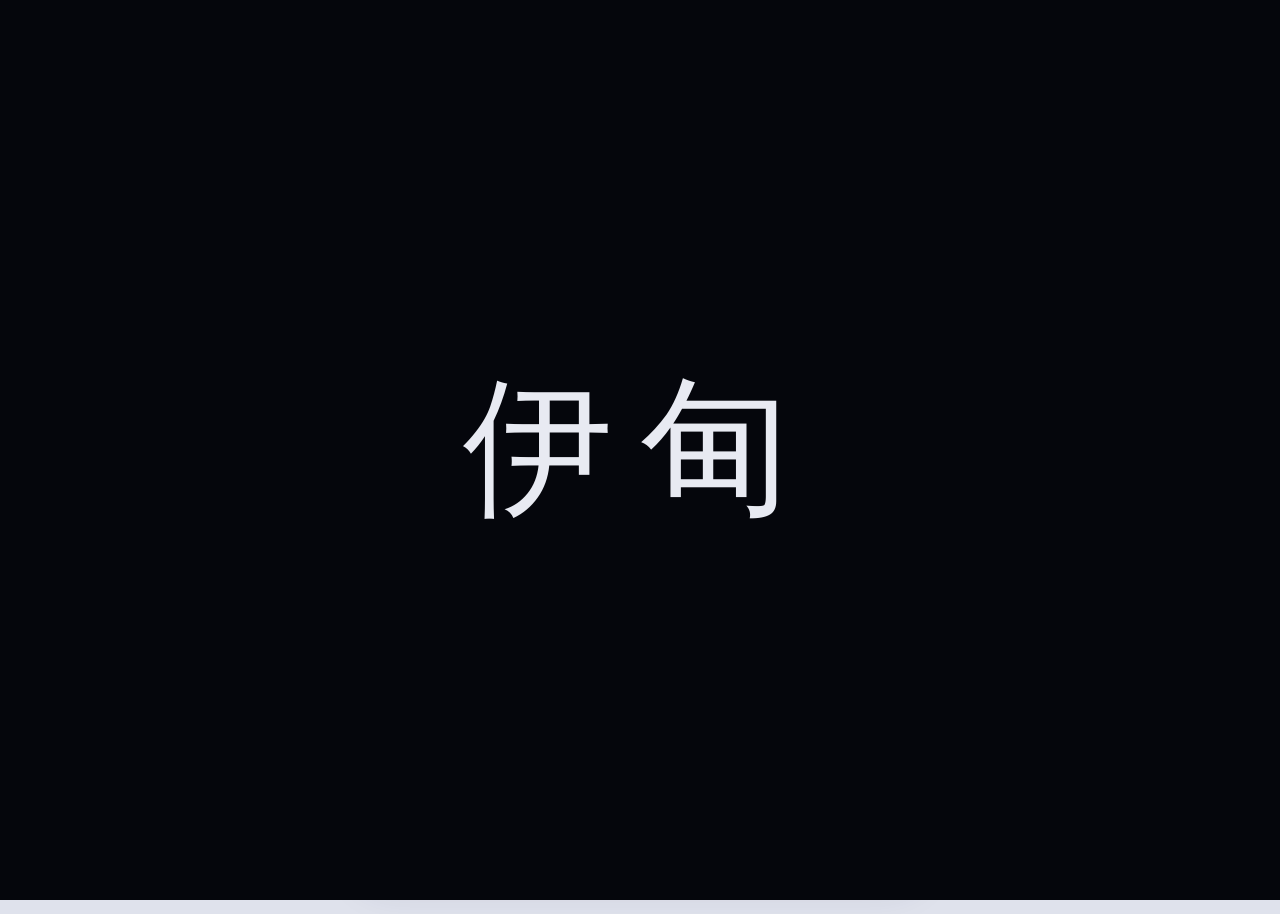
<file: index.html>
<!doctype html>
<html lang="zh-CN">
<head>
<meta charset="utf-8">
<meta name="viewport" content="width=device-width, initial-scale=1, viewport-fit=cover">
<title>EDEN</title>
<meta name="theme-color" content="#e8eaf2">
<link rel="manifest" href="manifest.webmanifest">
<link rel="icon" href="icon.svg" type="image/svg+xml">
<link rel="stylesheet" href="style.css">
</head>
<body>
<div id="app">
  <section class="status-card" id="statuscard">
    <div class="viewport" id="viewport">
      <img id="vpimg" src="space.svg" alt="外部视野">
      <div class="status-title" id="vptitle">太空舱 · 外部视野</div>
    </div>
  </section>

  <nav class="tabbar" id="tabbar">
    <div class="tabtools">
      <a class="tbtn" href="dev.html" title="编辑页">✎</a>
      <button class="tbtn" id="tabreset" title="重新开始">∞</button>
      <button class="tbtn" id="tabfx" title="输出方式">▸▸</button>
    </div>
    <div id="fxpanel" hidden>
      <div class="fx-row"><span>输出方式</span>
        <div class="seg" id="fxmode">
          <button data-v="none">全出</button>
          <button data-v="line">逐行</button>
          <button data-v="char">逐字</button>
        </div>
      </div>
      <div class="fx-row"><span>速度</span>
        <div class="seg" id="fxspeed">
          <button data-v="slow">慢</button>
          <button data-v="mid">中</button>
          <button data-v="fast">快</button>
        </div>
      </div>
      <div class="fx-tip">逐字=一个字一个字出。打字途中点一下屏幕，立刻全部显示完。</div>
    </div>
  </nav>

  <main id="view"></main>
</div>

<!-- 黑场大字卡：开场「伊甸」与进入切片世界共用。字直接蹦出（不缩放不淡入），停两秒再渐隐 -->
<div id="intro" hidden>
  <div class="ititle">伊甸</div>
</div>

<!-- 复诵档案：姓名 / 性别 / 年龄（只有年龄要求数字，年龄参与余额计算） -->
<div id="ask" hidden>
  <div class="cu">
    <div class="cu-k">伊甸 · 复诵</div>
    <h2>请向我复诵您的<br>姓名、性别、年龄。</h2>
    <p class="cu-note">——其中只有年龄要求是数字，它会进入之后的折算。</p>
    <input id="aname" maxlength="12" placeholder="姓名（留空 = 填编号）" autocomplete="off">
    <input id="asex" maxlength="6" placeholder="性别" autocomplete="off">
    <input id="aage" inputmode="numeric" placeholder="年龄（数字）" autocomplete="off">
    <div id="aerr"></div>
    <button class="btn" id="aok">复 诵</button>
  </div>
</div>

<div id="pinbanner">
  <div class="pb">
    <img id="pbimg" src="space.svg" alt="">
    <div class="pb-bar">
      <span class="pb-brand">EDEN / <span id="podnum">000</span></span>
      <span class="pb-status" id="pincabin">正常运行</span>
      <button id="pinreset" title="重新开始">∞</button>
    </div>
  </div>
</div>

<script src="data.js"></script>
<script src="app.js"></script>
</body>
</html>
</file>
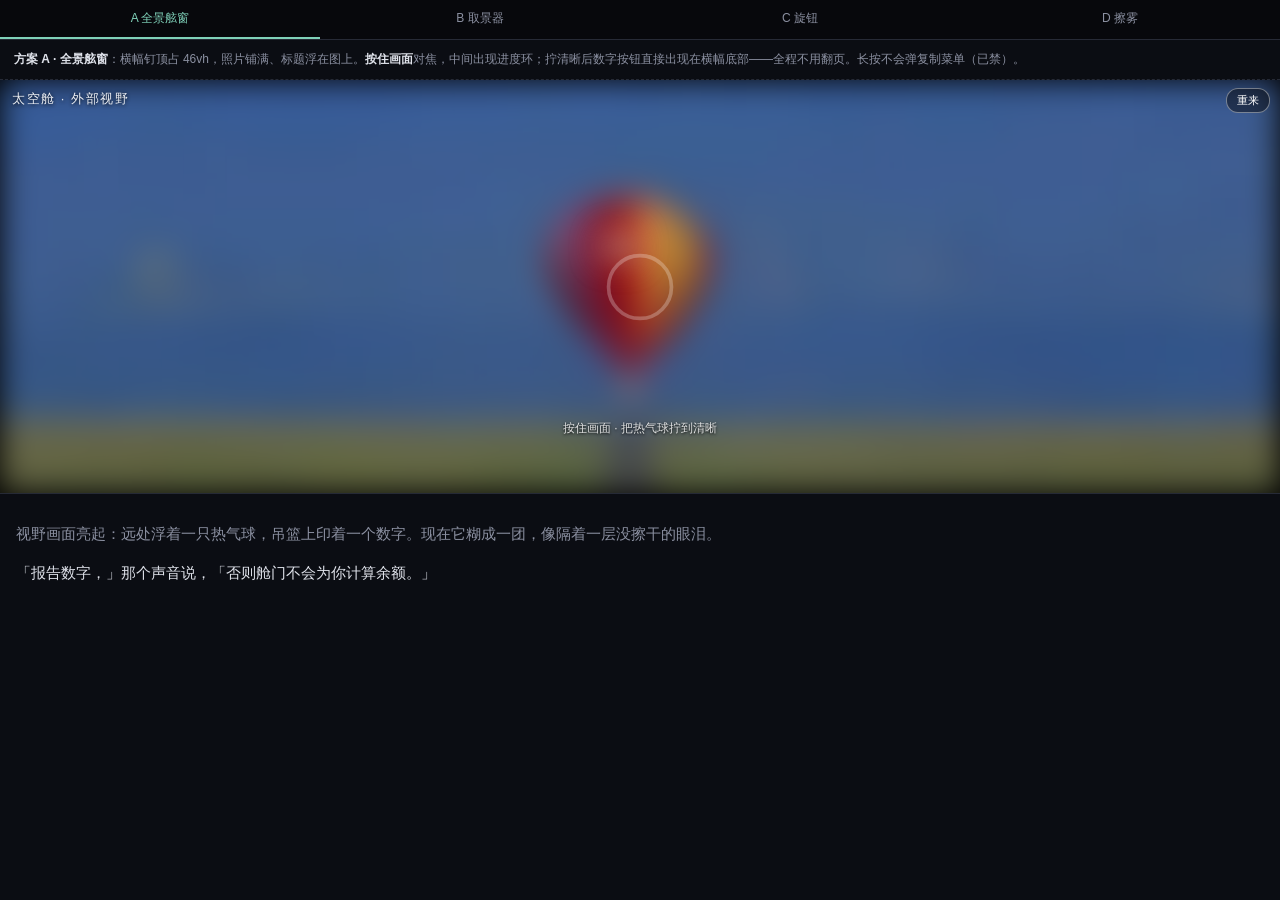
<file: banner-ideas.html>
<!DOCTYPE html>
<html lang="zh-CN">
<head>
<meta charset="UTF-8">
<meta name="viewport" content="width=device-width, initial-scale=1, user-scalable=no">
<title>Eden · 横幅互动区方案预览</title>
<style>
  :root { --bg:#0b0d13; --card:#14171f; --txt:#dfe2ea; --dim:#8b90a1; --accent:#7fd1b9; --line:#262a36; }
  * { box-sizing: border-box; margin: 0; padding: 0; }
  html, body { background: var(--bg); color: var(--txt); font-family: -apple-system, "PingFang SC", "Microsoft YaHei", sans-serif; }
  body { -webkit-user-select: none; user-select: none; -webkit-touch-callout: none; }
  img { -webkit-user-drag: none; }
  /* 顶部方案切换 */
  #tabs { position: sticky; top: 0; z-index: 50; display: flex; background: #07080c; border-bottom: 1px solid var(--line); }
  #tabs button { flex: 1; padding: 10px 2px; font-size: 12px; background: none; border: none; color: var(--dim); border-bottom: 2px solid transparent; }
  #tabs button.on { color: var(--accent); border-bottom-color: var(--accent); }
  .plan { display: none; }
  .plan.on { display: block; }
  .note { font-size: 12px; color: var(--dim); padding: 10px 14px; line-height: 1.6; border-bottom: 1px dashed var(--line); }
  .note b { color: var(--txt); }
  /* 横幅通用：钉在顶上，恒定占屏，图片铺满，标题浮图 */
  .banner { position: sticky; top: 37px; z-index: 40; height: var(--bh, 46vh); background: #000; overflow: hidden; border-bottom: 1px solid var(--line); touch-action: none; }
  .banner .pic { position: absolute; inset: 0; width: 100%; height: 100%; object-fit: cover; }
  .banner .cap { position: absolute; top: 10px; left: 12px; font-size: 13px; letter-spacing: .12em; color: #fff; text-shadow: 0 1px 4px #000; opacity: .9; z-index: 3; }
  .banner .num { position: absolute; z-index: 3; font-weight: 800; color: #fff; text-shadow: 0 2px 6px rgba(0,0,0,.8); }
  .story { padding: 16px 16px 60px; font-size: 15px; line-height: 1.9; }
  .story p { margin: 10px 0; }
  .story .sys { color: var(--dim); }
  /* 横幅内的数字答案按钮 */
  .bbtns { position: absolute; left: 0; right: 0; bottom: 10px; display: flex; gap: 10px; justify-content: center; z-index: 4; }
  .bbtns button { min-width: 64px; padding: 10px 14px; border-radius: 22px; border: 1px solid rgba(255,255,255,.5); background: rgba(10,12,18,.55); color: #fff; font-size: 16px; font-weight: 700; backdrop-filter: blur(4px); }
  .bbtns button.pick { background: var(--accent); color: #06281d; border-color: var(--accent); }
  .hintline { position: absolute; bottom: 56px; left: 0; right: 0; text-align: center; font-size: 12px; color: rgba(255,255,255,.85); text-shadow: 0 1px 3px #000; z-index: 4; }
  /* A 舷窗：进度环 */
  #a-ring { position: absolute; inset: 0; margin: auto; width: 74px; height: 74px; z-index: 5; pointer-events: none; }
  #a-ring circle { fill: none; stroke-width: 4; }
  /* B 取景器：HUD */
  .hud { position: absolute; inset: 12px; border: 1px solid rgba(127,209,185,.5); z-index: 3; pointer-events: none; }
  .hud::before, .hud::after { content: ""; position: absolute; width: 18px; height: 18px; border-color: var(--accent); border-style: solid; }
  .hud::before { top: -1px; left: -1px; border-width: 2px 0 0 2px; }
  .hud::after { bottom: -1px; right: -1px; border-width: 2px 0 2px 0; }
  .pct { position: absolute; top: 10px; right: 12px; z-index: 4; font-size: 13px; color: var(--accent); letter-spacing: .1em; }
  .dragbar { position: absolute; left: 12px; right: 12px; bottom: 64px; height: 34px; border-radius: 17px; background: rgba(10,12,18,.6); border: 1px solid rgba(255,255,255,.35); z-index: 5; }
  .dragbar .knob { position: absolute; top: 3px; left: 3px; width: 60px; height: 26px; border-radius: 13px; background: var(--accent); color: #06281d; font-size: 12px; font-weight: 700; display: flex; align-items: center; justify-content: center; }
  .greenzone { position: absolute; top: 0; bottom: 0; left: 62%; width: 14%; background: rgba(127,209,185,.25); border-radius: 8px; }
  /* D 擦雾 */
  canvas.fog { position: absolute; inset: 0; z-index: 2; }
  .reset { position: absolute; top: 8px; right: 10px; z-index: 6; font-size: 11px; padding: 4px 10px; border-radius: 12px; border: 1px solid rgba(255,255,255,.4); background: rgba(10,12,18,.5); color: #fff; }
</style>
</head>
<body>
<div id="tabs">
  <button class="on" data-p="pA">A 全景舷窗</button>
  <button data-p="pB">B 取景器</button>
  <button data-p="pC">C 旋钮</button>
  <button data-p="pD">D 擦雾</button>
</div>

<!-- ============ A 全景舷窗 ============ -->
<section class="plan on" id="pA">
  <div class="note"><b>方案 A · 全景舷窗</b>：横幅钉顶占 46vh，照片铺满、标题浮在图上。<b>按住画面</b>对焦，中间出现进度环；拧清晰后数字按钮直接出现在横幅底部——全程不用翻页。长按不会弹复制菜单（已禁）。</div>
  <div class="banner" style="--bh:46vh">
    <img class="pic" src="[data-uri]" alt="">
    <div class="cap">太空舱 · 外部视野</div>
    <div class="num" style="left:47%;top:36%;font-size:30px;filter:inherit" id="a-num">42</div>
    <svg id="a-ring" viewBox="0 0 80 80"><circle cx="40" cy="40" r="34" stroke="rgba(255,255,255,.25)"/><circle id="a-arc" cx="40" cy="40" r="34" stroke="#7fd1b9" stroke-dasharray="0 999" transform="rotate(-90 40 40)"/></svg>
    <div class="hintline" id="a-hint">按住画面 · 把热气球拧到清晰</div>
    <div class="bbtns" id="a-btns" style="display:none"></div>
    <button class="reset" onclick="resetAll()">重来</button>
  </div>
  <div class="story"><p class="sys">视野画面亮起：远处浮着一只热气球，吊篮上印着一个数字。现在它糊成一团，像隔着一层没擦干的眼泪。</p><p>「报告数字，」那个声音说，「否则舱门不会为你计算余额。」</p></div>
</section>

<!-- ============ B 取景器 ============ -->
<section class="plan" id="pB">
  <div class="note"><b>方案 B · 取景器</b>：横幅占 52vh，HUD 取景框＋右上角<b>实时清晰度百分比</b>。对焦不用长按——<b>左右拖底部滑杆</b>，把滑块拖进绿区就清晰（彻底避开长按复制）。</div>
  <div class="banner" style="--bh:52vh">
    <img class="pic" id="b-pic" src="[data-uri]" alt="" style="filter:blur(14px)">
    <div class="hud"></div>
    <div class="pct" id="b-pct">清晰度 0%</div>
    <div class="cap">太空舱 · 外部视野</div>
    <div class="num" style="left:47%;top:36%;font-size:30px" id="b-num">42</div>
    <div class="dragbar" id="b-bar"><div class="greenzone"></div><div class="knob" id="b-knob">对焦</div></div>
    <div class="bbtns" id="b-btns" style="display:none"></div>
    <button class="reset" onclick="resetAll()">重来</button>
  </div>
  <div class="story"><p class="sys">拖动下方的对焦滑杆——画面会实时变焦，松手停在绿区即可。</p></div>
</section>

<!-- ============ C 旋钮 ============ -->
<section class="plan" id="pC">
  <div class="note"><b>方案 C · 旋钮</b>：横幅占 42vh，画面在上方，下方一条<b>横向旋钮带</b>——在带上左右滑动像拧相机对焦环，滑到焦点数字才显形。互动区与画面各占各的，永不重叠。</div>
  <div class="banner" style="--bh:56vh">
    <img class="pic" id="c-pic" src="[data-uri]" alt="" style="filter:blur(14px);height:70%">
    <div class="cap">太空舱 · 外部视野</div>
    <div class="num" style="left:47%;top:24%;font-size:30px" id="c-num">42</div>
    <div class="dragbar" id="c-bar" style="bottom:14px;left:24px;right:24px;height:44px"><div class="greenzone" style="left:40%;width:22%"></div><div class="knob" id="c-knob" style="width:72px;height:36px;border-radius:10px">◀ 拧 ▶</div></div>
    <div class="hintline" id="c-hint" style="bottom:64px">在旋钮带上左右滑动</div>
    <div class="bbtns" id="c-btns" style="display:none"></div>
    <button class="reset" onclick="resetAll()">重来</button>
  </div>
  <div class="story"><p class="sys">旋钮带就是舱壁上的老式对焦轮。数字只有对上焦才看得见。</p></div>
</section>

<!-- ============ D 擦雾 ============ -->
<section class="plan" id="pD">
  <div class="note"><b>方案 D · 擦雾</b>：横幅占 50vh，玻璃上蒙着一层雾（贴合"没擦干的眼泪"文案）。<b>手指当抹布在图上擦</b>，擦到哪清到哪，擦开面积过半后数字按钮浮现。最有"动手"感，成本也最高（canvas）。</div>
  <div class="banner" style="--bh:50vh">
    <img class="pic" src="[data-uri]" alt="">
    <div class="cap">太空舱 · 外部视野</div>
    <div class="num" style="left:47%;top:36%;font-size:30px">42</div>
    <canvas class="fog" id="d-fog"></canvas>
    <div class="hintline" id="d-hint" style="bottom:12px">用手指擦开玻璃上的雾</div>
    <div class="bbtns" id="d-btns" style="display:none"></div>
    <button class="reset" onclick="resetAll()">重来</button>
  </div>
  <div class="story"><p class="sys">眼泪糊住了舷窗。擦一擦吧——反正也没有人递纸巾。</p></div>
</section>

<script>
var NUMS = [42, 17, 63];
function pickBtns(box, cb) {
  box.innerHTML = ''; box.style.display = 'flex';
  var shuffled = NUMS.slice().sort(function () { return Math.random() - .5; });
  shuffled.forEach(function (n) {
    var b = document.createElement('button');
    b.textContent = n;
    b.onclick = function () { box.innerHTML = ''; var t = document.createElement('span'); t.style.cssText = 'color:#7fd1b9;font-size:14px'; t.textContent = '你报的是 ' + n + ' ——（演示到此，正式版这里会跳转剧情）'; box.appendChild(t); };
    box.appendChild(b);
  });
}
/* 禁长按菜单 */
document.addEventListener('contextmenu', function (e) { e.preventDefault(); });

/* 页签切换 */
var tabs = document.querySelectorAll('#tabs button');
Array.prototype.forEach.call(tabs, function (t) {
  t.onclick = function () {
    Array.prototype.forEach.call(tabs, function (x) { x.classList.remove('on'); });
    t.classList.add('on');
    Array.prototype.forEach.call(document.querySelectorAll('.plan'), function (p) { p.classList.remove('on'); });
    document.getElementById(t.getAttribute('data-p')).classList.add('on');
    if (t.getAttribute('data-p') === 'pD') initD();
  };
});

/* ---- A：按住 + 进度环 ---- */
(function () {
  var bn = document.querySelector('#pA .banner'), pic = bn.querySelector('.pic'), num = document.getElementById('a-num');
  var arc = document.getElementById('a-arc'), hint = document.getElementById('a-hint'), btns = document.getElementById('a-btns');
  var blur = 16, timer = null;
  function set(v) { pic.style.filter = 'blur(' + v + 'px)'; num.style.filter = 'blur(' + v + 'px)'; arc.setAttribute('stroke-dasharray', (1 - v / 16) * 214 + ' 999'); }
  set(blur);
  bn.addEventListener('pointerdown', function (e) {
    if (e.target.tagName === 'BUTTON') return;
    e.preventDefault();
    timer = setInterval(function () {
      blur -= 1.1;
      if (blur <= 0) { blur = 0; clearInterval(timer); timer = null; set(0); hint.textContent = '看清了。把数字报给伊甸。'; pickBtns(btns); }
      else set(blur);
    }, 60);
  });
  window.addEventListener('pointerup', function () { if (timer) { clearInterval(timer); timer = null; } });
})();

/* ---- 通用：拖动滑条 ---- */
function slider(barId, knobId, onVal, zone) {
  var bar = document.getElementById(barId), knob = document.getElementById(knobId);
  var drag = false;
  function move(e) {
    if (!drag) return;
    var r = bar.getBoundingClientRect();
    var x = Math.max(0, Math.min(1, (e.clientX - r.left - 30) / (r.width - 70)));
    knob.style.left = (3 + x * (r.width - 66)) + 'px';
    onVal(x);
  }
  bar.addEventListener('pointerdown', function (e) { drag = true; bar.setPointerCapture(e.pointerId); move(e); });
  bar.addEventListener('pointermove', move);
  bar.addEventListener('pointerup', function () { drag = false; });
  bar.addEventListener('pointercancel', function () { drag = false; });
}

/* ---- B：滑杆对焦 + 百分比 ---- */
(function () {
  var pic = document.getElementById('b-pic'), num = document.getElementById('b-num'), pct = document.getElementById('b-pct'), btns = document.getElementById('b-btns');
  var done = false;
  slider('b-bar', 'b-knob', function (x) {
    var sharp = 1 - Math.abs(x - 0.69) / 0.69;          /* 绿区中心=最佳 */
    var blur = (1 - sharp) * 14;
    pic.style.filter = 'blur(' + blur + 'px)'; num.style.filter = 'blur(' + blur + 'px)';
    pct.textContent = '清晰度 ' + Math.round(sharp * 100) + '%';
    if (sharp > 0.9 && !done) { done = true; pct.textContent = '清晰度 100% · 报数'; pickBtns(btns); }
  });
})();

/* ---- C：旋钮带 ---- */
(function () {
  var pic = document.getElementById('c-pic'), num = document.getElementById('c-num'), btns = document.getElementById('c-btns'), hint = document.getElementById('c-hint');
  var done = false;
  slider('c-bar', 'c-knob', function (x) {
    var sharp = 1 - Math.abs(x - 0.5) / 0.5;
    var blur = (1 - sharp) * 14;
    pic.style.filter = 'blur(' + blur + 'px)'; num.style.opacity = sharp > 0.85 ? 1 : Math.max(0, (sharp - 0.5) * 2);
    if (sharp > 0.9 && !done) { done = true; hint.textContent = '对上焦了。把数字报给伊甸。'; pickBtns(btns); }
  });
})();

/* ---- D：canvas 擦雾 ---- */
var dInit = false;
function initD() {
  if (dInit) return; dInit = true;
  var cv = document.getElementById('d-fog'), btns = document.getElementById('d-btns'), hint = document.getElementById('d-hint');
  var bn = cv.parentNode;
  function size() {
    cv.width = bn.clientWidth; cv.height = bn.clientHeight;
    var c = cv.getContext('2d');
    c.fillStyle = 'rgba(215,220,230,.92)'; c.fillRect(0, 0, cv.width, cv.height);
    c.font = '16px sans-serif'; c.fillStyle = '#5a6072'; c.textAlign = 'center';
    c.fillText('（玻璃上蒙着一层雾）', cv.width / 2, cv.height - 70);
  }
  size();
  var painting = false, cleared = false;
  function wipe(e) {
    if (!painting) return;
    var r = cv.getBoundingClientRect();
    var c = cv.getContext('2d');
    c.globalCompositeOperation = 'destination-out';
    c.beginPath(); c.arc(e.clientX - r.left, e.clientY - r.top, 34, 0, 7); c.fill();
    c.globalCompositeOperation = 'source-over';
    if (!cleared) {
      var img = c.getImageData(0, 0, cv.width, cv.height).data, clear = 0, step = 40;
      for (var i = 3; i < img.length; i += step * 4) if (img[i] < 40) clear++;
      if (clear > (cv.width * cv.height) / (step * 4) * 0.45) { cleared = true; hint.textContent = '擦开了。把数字报给伊甸。'; pickBtns(btns); }
    }
  }
  cv.addEventListener('pointerdown', function (e) { painting = true; wipe(e); });
  cv.addEventListener('pointermove', wipe);
  window.addEventListener('pointerup', function () { painting = false; });
}
function resetAll() { location.reload(); }
</script>
</body>
</html>
</file>
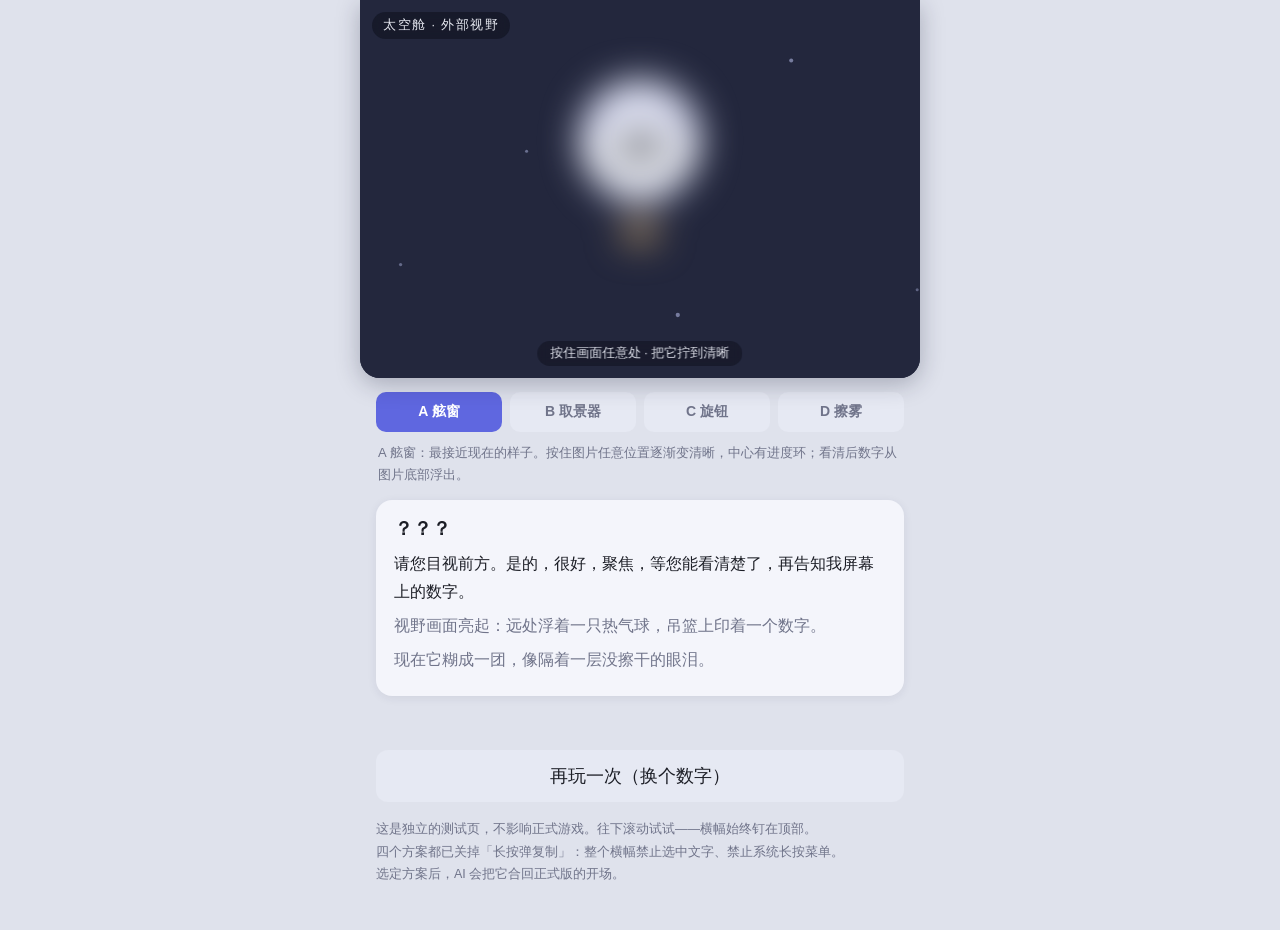
<file: banner-test.html>
<!doctype html>
<html lang="zh-CN">
<head>
<meta charset="utf-8">
<meta name="viewport" content="width=device-width, initial-scale=1, viewport-fit=cover">
<meta name="theme-color" content="#23273d">
<title>EDEN · 横幅互动区测试</title>
<style>
:root{
  --bg:#dfe2ec; --shell:#f4f5fb; --chip:#e6e9f3; --chip-press:#d7dbea;
  --text:#1c1e26; --dim:#70748a; --line:#c3c7da; --accent:#5f67e0; --ok:#3fae6a;
}
*{margin:0;padding:0;box-sizing:border-box}
html,body{height:100%}
body{
  background:var(--bg); color:var(--text);
  font-family:"PingFang SC","Microsoft YaHei","Noto Sans SC",sans-serif;
  -webkit-tap-highlight-color:transparent;
  user-select:none; -webkit-user-select:none; -webkit-touch-callout:none;
}
[hidden]{display:none!important}

/* ===== 顶部横幅：钉在屏幕顶部，恒定占 42% 屏高，图片铺满 ===== */
#stage{
  position:sticky; top:0; z-index:30;
  width:100%; height:clamp(230px,42vh,420px);
  overflow:hidden; background:#23273d;
  touch-action:none; cursor:pointer;
  box-shadow:0 6px 24px rgba(20,24,50,.28);
}
@media (min-width:600px){
  #stage{max-width:560px;margin:0 auto;border-radius:0 0 20px 20px}
}
#sky{position:absolute;inset:0;width:100%;height:100%;object-fit:cover;display:block;pointer-events:none}
/* 「太空舱 · 外部视野」浮在图片左上角 */
.tag{
  position:absolute;top:12px;left:12px;z-index:6;
  font-size:12.5px;letter-spacing:1.5px;color:#e8eaf2;
  background:rgba(10,12,20,.45);backdrop-filter:blur(6px);
  padding:5px 11px;border-radius:999px;pointer-events:none;
}
/* 热气球（复用正式版的视力表造型） */
#balloon{
  position:absolute;left:50%;top:44%;transform:translate(-50%,-50%);
  width:168px;z-index:3;pointer-events:none;
}
#balloon svg{display:block;width:100%;height:auto;overflow:visible}
.v-c #balloon{top:37%}

/* 底部提示（浮于图片上） */
#hint{
  position:absolute;left:50%;bottom:12px;transform:translateX(-50%);z-index:6;
  font-size:12.5px;color:rgba(232,234,242,.95);white-space:nowrap;
  background:rgba(10,12,20,.4);backdrop-filter:blur(4px);
  padding:4px 13px;border-radius:999px;pointer-events:none;
  transition:color .3s;
}
#stage.sharp #hint{color:#a8f0c4}
.v-c #hint{bottom:92px}

/* 数字按钮：直接出现在横幅内部，不用往下翻 */
#nums{
  position:absolute;left:0;right:0;bottom:46px;z-index:7;
  display:flex;justify-content:center;gap:12px;
  opacity:0;transform:translateY(14px);pointer-events:none;
  transition:opacity .3s ease,transform .3s ease;
}
#nums.show{opacity:1;transform:translateY(0);pointer-events:auto}
.v-c #nums{bottom:122px}
#nums button{
  min-width:76px;padding:12px 0;border:none;cursor:pointer;
  font-size:22px;font-weight:700;font-family:inherit;
  touch-action:manipulation;transition:transform .12s,opacity .3s;
}
#nums button:active{transform:scale(.94)}
#nums button.right{outline:3px solid var(--ok)}
#stage.done #nums button{opacity:.5;pointer-events:none}
#stage.done #nums button.right{opacity:1}
/* A 舷窗：毛玻璃圆角 */
.v-a #nums button{background:rgba(244,245,251,.9);backdrop-filter:blur(6px);color:#1c1e26;border-radius:12px;box-shadow:0 4px 14px rgba(0,0,0,.25)}
/* B 取景器：胶片条 */
.v-b #nums{background:rgba(8,10,18,.88);margin:0 14px;padding:12px 10px;border-radius:6px;
  background-image:repeating-linear-gradient(90deg,rgba(200,210,235,.35) 0 5px,transparent 5px 14px);
  background-size:100% 4px;background-position:0 3px,0 calc(100% - 3px);background-repeat:repeat-x}
.v-b #nums button{background:#141828;color:#d8e6ff;border:1px solid #3a4260;border-radius:4px;font-family:Consolas,Menlo,monospace}
/* C 旋钮：蚀刻金属牌 */
.v-c #nums button{background:#23273d;color:#cfd4ea;border:1px solid #4a5170;border-radius:8px}
/* D 擦雾：纸标签 */
.v-d #nums button{background:#f6f1e3;color:#4a3f2a;border-radius:6px;font-family:"KaiTi","STKaiti","楷体",serif;box-shadow:0 3px 10px rgba(0,0,0,.3)}
.v-d #nums button:nth-child(1){transform:rotate(-1.5deg)}
.v-d #nums button:nth-child(3){transform:rotate(1.5deg)}

/* ===== A 舷窗：对焦进度环 ===== */
#ring{position:absolute;left:50%;top:44%;transform:translate(-50%,-50%);z-index:4;display:none;pointer-events:none}
.v-a #ring{display:block}
#ring circle{transition:stroke .3s}

/* ===== B 取景器：HUD ===== */
#hud{position:absolute;inset:0;z-index:5;display:none;pointer-events:none}
.v-b #hud{display:block}
#hud i{position:absolute;width:22px;height:22px;border:2px solid rgba(232,234,242,.85)}
#hud i:nth-child(1){top:10px;left:10px;border-right:none;border-bottom:none}
#hud i:nth-child(2){top:10px;right:10px;border-left:none;border-bottom:none}
#hud i:nth-child(3){bottom:10px;left:10px;border-right:none;border-top:none}
#hud i:nth-child(4){bottom:10px;right:10px;border-left:none;border-top:none}
#reticle{
  position:absolute;left:50%;top:44%;width:196px;height:196px;
  transform:translate(-50%,-50%) scale(1.25);
  border:1.5px solid rgba(232,234,242,.75);border-radius:50%;
  transition:border-color .3s;
}
#reticle::before,#reticle::after{content:"";position:absolute;background:rgba(232,234,242,.75)}
#reticle::before{left:50%;top:-14px;bottom:-14px;width:1.5px;transform:translateX(-50%)}
#reticle::after{top:50%;left:-14px;right:-14px;height:1.5px;transform:translateY(-50%)}
#stage.sharp #reticle{border-color:#7fe0a0}
#stage.sharp #reticle::before,#stage.sharp #reticle::after{background:#7fe0a0}
#hudread{
  position:absolute;top:12px;right:12px;
  font-family:Consolas,Menlo,monospace;font-size:12px;letter-spacing:1px;
  color:#cfe3ff;background:rgba(8,10,18,.55);padding:4px 9px;border-radius:6px;
}
#stage.sharp #hudread{color:#7fe0a0}
#scan{position:absolute;left:0;right:0;top:0;height:2px;opacity:0;
  background:linear-gradient(90deg,transparent,rgba(127,224,160,.55),transparent)}
#stage.focusing #scan{opacity:1;animation:sweep 1.5s linear infinite}
@keyframes sweep{from{top:8%}to{top:92%}}

/* ===== C 镜头旋钮 ===== */
#dial{position:absolute;left:0;right:0;bottom:0;z-index:6;display:none;padding:26px 16px 12px;
  background:linear-gradient(180deg,rgba(15,17,28,0),rgba(15,17,28,.9) 45%)}
.v-c #dial{display:block}
#dtrack{position:relative;height:46px;background:#1d2133;border:1px solid #3a4260;border-radius:10px;
  touch-action:none;cursor:grab;overflow:hidden;
  background-image:repeating-linear-gradient(90deg,rgba(207,212,234,.22) 0 1px,transparent 1px 5%)}
#dtrack:active{cursor:grabbing}
#dzone{position:absolute;top:0;bottom:0;background:rgba(80,200,120,.26);
  border-left:1px solid rgba(80,200,120,.75);border-right:1px solid rgba(80,200,120,.75)}
#dknob{position:absolute;top:3px;bottom:3px;width:30px;left:-15px;
  background:linear-gradient(180deg,#6a72e8,#4a51c0);border-radius:7px;
  box-shadow:0 2px 8px rgba(0,0,0,.45)}
#dknob::after{content:"";position:absolute;left:8px;right:8px;top:10px;bottom:10px;
  background:repeating-linear-gradient(90deg,rgba(255,255,255,.4) 0 2px,transparent 2px 6px)}
#stage.sharp #dknob{background:linear-gradient(180deg,#4cc97e,#2f9e5c)}
#dialcap{text-align:center;font-size:11px;color:rgba(207,212,234,.7);letter-spacing:2px;margin-top:6px}

/* ===== D 擦雾 ===== */
#fog{position:absolute;inset:0;width:100%;height:100%;z-index:5;display:none;touch-action:none;transition:opacity .7s ease}
.v-d #fog{display:block}
#dread{position:absolute;top:12px;right:12px;z-index:6;display:none;
  font-size:12px;letter-spacing:1px;color:#e8eaf2;background:rgba(10,12,20,.45);
  padding:4px 9px;border-radius:6px;pointer-events:none}
.v-d #dread{display:block}

/* ===== 横幅下方：方案切换 + 剧情 + 结果 ===== */
#below{max-width:560px;margin:0 auto;padding:14px 16px calc(44px + env(safe-area-inset-bottom))}
.switcher{display:flex;gap:8px}
.switcher button{
  flex:1;padding:11px 0;border:none;border-radius:10px;cursor:pointer;
  font-family:inherit;font-size:14px;font-weight:600;color:var(--dim);
  background:var(--chip);touch-action:manipulation;
}
.switcher button.active{background:var(--accent);color:#fff}
.switcher button:active{background:var(--chip-press)}
.switcher button.active:active{background:var(--accent)}
#vdesc{font-size:13px;color:var(--dim);line-height:1.7;margin:10px 2px 14px}
.story{background:var(--shell);border-radius:16px;padding:16px 18px;box-shadow:0 2px 10px rgba(40,44,80,.08)}
.story h2{font-size:19px;font-weight:800;margin-bottom:8px}
.story p{font-size:16px;line-height:1.75;margin-bottom:6px}
.story p.sys{color:var(--dim)}
#verdict{margin:14px 2px;font-size:15.5px;line-height:1.7;min-height:26px}
#verdict.ok{color:#2c7a4b}
#verdict.no{color:#b0484d}
#replay{
  display:block;width:100%;margin-top:6px;padding:14px;border:none;border-radius:12px;cursor:pointer;
  font-family:"KaiTi","STKaiti","楷体",serif;font-size:18px;
  background:var(--chip);color:var(--text);touch-action:manipulation;
}
#replay:active{background:var(--chip-press)}
.note{font-size:12.5px;color:var(--dim);line-height:1.8;margin-top:16px}
</style>
</head>
<body>

<!-- 顶部横幅 = 主互动区：图片铺满、标题浮于图上、数字按钮在横幅内 -->
<div id="stage" class="v-a">
  <img id="sky" src="space.svg" alt="" draggable="false">
  <div class="tag">太空舱 · 外部视野</div>

  <div id="balloon">
    <svg viewBox="0 0 130 150">
      <g id="fg">
        <circle cx="65" cy="55" r="46" fill="#eef0f8" stroke="#9aa0c8" stroke-width="2.5"/>
        <path d="M25 46 Q65 10 105 46" stroke="#5f67e0" stroke-width="3" fill="none" opacity=".7"/>
        <path d="M42 20 Q65 8 88 20" stroke="#c3c7da" stroke-width="2" fill="none"/>
        <text id="bnum" x="65" y="72" text-anchor="middle" font-size="34" font-weight="700" fill="#1c1e26">00</text>
        <line x1="47" y1="98" x2="56" y2="118" stroke="#9aa0c8" stroke-width="2"/>
        <line x1="83" y1="98" x2="74" y2="118" stroke="#9aa0c8" stroke-width="2"/>
        <rect x="53" y="118" width="24" height="16" rx="3" fill="#b79a6a" stroke="#8a6f4d" stroke-width="2"/>
      </g>
    </svg>
  </div>

  <!-- A：进度环 -->
  <svg id="ring" width="230" height="230" viewBox="0 0 230 230">
    <circle id="ringc" cx="115" cy="115" r="104" fill="none" stroke="#5f67e0" stroke-width="3"
      stroke-linecap="round" stroke-dasharray="653.45" stroke-dashoffset="653.45" transform="rotate(-90 115 115)"/>
  </svg>

  <!-- B：取景器 HUD -->
  <div id="hud">
    <i></i><i></i><i></i><i></i>
    <div id="reticle"></div>
    <div id="hudread">FOCUS 000%</div>
    <div id="scan"></div>
  </div>

  <!-- C：镜头旋钮 -->
  <div id="dial">
    <div id="dtrack">
      <div id="dzone"></div>
      <div id="dknob"></div>
    </div>
    <div id="dialcap">FOCUS · 拧到绿色区</div>
  </div>

  <!-- D：雾层画布 -->
  <canvas id="fog"></canvas>
  <div id="dread">雾 100%</div>

  <div id="nums"></div>
  <div id="hint">按住画面任意处 · 把它拧到清晰</div>
</div>

<div id="below">
  <div class="switcher" id="switcher">
    <button data-v="a" class="active">A 舷窗</button>
    <button data-v="b">B 取景器</button>
    <button data-v="c">C 旋钮</button>
    <button data-v="d">D 擦雾</button>
  </div>
  <div id="vdesc"></div>

  <div class="story">
    <h2>？？？</h2>
    <p>请您目视前方。是的，很好，聚焦，等您能看清楚了，再告知我屏幕上的数字。</p>
    <p class="sys">视野画面亮起：远处浮着一只热气球，吊篮上印着一个数字。</p>
    <p class="sys">现在它糊成一团，像隔着一层没擦干的眼泪。</p>
  </div>

  <div id="verdict"></div>
  <button id="replay">再玩一次（换个数字）</button>
  <div class="note">
    这是独立的测试页，不影响正式游戏。往下滚动试试——横幅始终钉在顶部。<br>
    四个方案都已关掉「长按弹复制」：整个横幅禁止选中文字、禁止系统长按菜单。<br>
    选定方案后，AI 会把它合回正式版的开场。
  </div>
</div>

<script>
(function () {
  'use strict';

  var stage = document.getElementById('stage');
  var fg = document.getElementById('fg');
  var bnum = document.getElementById('bnum');
  var numsEl = document.getElementById('nums');
  var hintEl = document.getElementById('hint');
  var verdictEl = document.getElementById('verdict');
  var vdescEl = document.getElementById('vdesc');
  var ringc = document.getElementById('ringc');
  var reticle = document.getElementById('reticle');
  var hudread = document.getElementById('hudread');
  var dtrack = document.getElementById('dtrack');
  var dzone = document.getElementById('dzone');
  var dknob = document.getElementById('dknob');
  var fog = document.getElementById('fog');
  var dread = document.getElementById('dread');

  var RING_LEN = 653.45;
  var current = 'a';
  var quiz = 0, sharp = false, sharpHook = null;
  var cleanupFns = [];

  var DESC = {
    a: 'A 舷窗：最接近现在的样子。按住图片任意位置逐渐变清晰，中心有进度环；看清后数字从图片底部浮出。',
    b: 'B 取景器：相机取景器风格——角标、十字线、实时对焦百分比，锁定后数字以胶片条排列。仪器感最强。',
    c: 'C 旋钮：不用长按。拖动底部镜头旋钮左右「拧」，拧进绿色清晰区才能读数。彻底绕开长按复制问题。',
    d: 'D 擦雾（出格）：舷窗结了一层雾，用手指像擦玻璃一样把雾擦掉，热气球和数字逐渐显露。整块横幅是一面可以擦的窗。'
  };
  var HINT = {
    a: '按住画面任意处 · 把它拧到清晰',
    b: '按住画面 · 对焦锁定后报数',
    c: '左右拖动下方旋钮 · 拧进绿色区',
    d: '用手指擦掉舷窗上的雾'
  };
  var SHARP_HINT = {
    a: '看清了 · 点数字报给伊甸',
    b: '对焦锁定 · 点数字报给伊甸',
    c: '拧到位了 · 点数字报给伊甸',
    d: '雾擦净了 · 点数字报给伊甸'
  };

  function on(el, ev, fn, opt) {
    el.addEventListener(ev, fn, opt);
    cleanupFns.push(function () { el.removeEventListener(ev, fn, opt); });
  }
  function cleanup() { cleanupFns.forEach(function (f) { f(); }); cleanupFns = []; }
  function rnd(a, b) { return a + Math.random() * (b - a); }
  function clamp(v, a, b) { return Math.max(a, Math.min(b, v)); }

  /* ---- 回合 ---- */
  function newRound() {
    cleanup();
    sharp = false; sharpHook = null;
    quiz = 10 + Math.floor(Math.random() * 90);
    bnum.textContent = quiz;
    numsEl.innerHTML = ''; numsEl.classList.remove('show');
    stage.classList.remove('done', 'sharp', 'focusing');
    verdictEl.textContent = ''; verdictEl.className = '';
    hintEl.textContent = HINT[current];
    SETUP[current]();
  }

  function reveal() {
    if (sharp) return;
    sharp = true;
    stage.classList.add('sharp');
    stage.classList.remove('focusing');
    fg.style.filter = 'none';
    hintEl.textContent = SHARP_HINT[current];
    var set = [quiz];
    while (set.length < 3) {
      var r = 10 + Math.floor(Math.random() * 90);
      if (set.indexOf(r) < 0) set.push(r);
    }
    set.sort(function () { return Math.random() - 0.5; });
    set.forEach(function (n) {
      var b = document.createElement('button');
      b.textContent = n;
      b.addEventListener('pointerdown', function (e) { e.stopPropagation(); });
      b.addEventListener('click', function () { answer(n, b); });
      numsEl.appendChild(b);
    });
    numsEl.classList.add('show');
    if (sharpHook) sharpHook();
  }

  function answer(n, btn) {
    if (!sharp || stage.classList.contains('done')) return;
    if (n === quiz) {
      stage.classList.add('done');
      btn.classList.add('right');
      hintEl.textContent = '已上报 ✓ 视力正常';
      verdictEl.className = 'ok';
      verdictEl.textContent = '伊甸：很高兴您的视力并无异常。接下来，请向我复诵您的姓名、性别、年龄。';
    } else {
      newRound();
      verdictEl.className = 'no';
      verdictEl.textContent = '伊甸：请再仔细看看。（数字换了，再拧一次）';
    }
  }

  /* ---- A / B 共用：按住渐清晰 ---- */
  function holdFocus(onProgress) {
    var p = 0, timer = null;
    function stop() {
      if (timer) { clearInterval(timer); timer = null; }
      stage.classList.remove('focusing');
    }
    on(stage, 'pointerdown', function (e) {
      if (sharp || e.target.closest('#nums')) return;
      e.preventDefault();
      stop();
      stage.classList.add('focusing');
      timer = setInterval(function () {
        p = Math.min(1, p + 0.075);
        onProgress(p);
        if (p >= 1) { stop(); reveal(); }
        else if (p > 0.08) { hintEl.textContent = '再按住一会儿…'; }
      }, 70);
    });
    on(window, 'pointerup', stop);
    on(window, 'pointercancel', stop);
  }

  /* ---- A 舷窗 ---- */
  function setupA() {
    fg.style.filter = 'blur(14px)';
    ringc.style.stroke = '#5f67e0';
    ringc.style.strokeDashoffset = RING_LEN;
    holdFocus(function (p) {
      fg.style.filter = 'blur(' + (14 * (1 - p)).toFixed(2) + 'px)';
      ringc.style.strokeDashoffset = RING_LEN * (1 - p);
    });
    sharpHook = function () { ringc.style.stroke = '#3fae6a'; ringc.style.strokeDashoffset = 0; };
  }

  /* ---- B 取景器 ---- */
  function setupB() {
    fg.style.filter = 'blur(14px) saturate(.55)';
    hudread.textContent = 'FOCUS 000%';
    reticle.style.transform = 'translate(-50%,-50%) scale(1.25)';
    holdFocus(function (p) {
      fg.style.filter = 'blur(' + (14 * (1 - p)).toFixed(2) + 'px) saturate(' + (0.55 + 0.45 * p).toFixed(2) + ')';
      hudread.textContent = 'FOCUS ' + String(Math.round(p * 100)).padStart(3, '0') + '%';
      reticle.style.transform = 'translate(-50%,-50%) scale(' + (1.25 - 0.25 * p).toFixed(3) + ')';
    });
    sharpHook = function () {
      hudread.textContent = 'LOCK ✓';
      reticle.style.transform = 'translate(-50%,-50%) scale(1)';
    };
  }

  /* ---- C 镜头旋钮 ---- */
  function setupC() {
    var zoneStart = rnd(50, 78), zoneW = 12;
    var p = 0, dragging = false;
    dzone.style.left = zoneStart + '%';
    dzone.style.width = zoneW + '%';
    dknob.style.left = 'calc(0% - 15px)';
    fg.style.filter = 'blur(14px)';

    function dist() {
      if (p >= zoneStart && p <= zoneStart + zoneW) return 0;
      return p < zoneStart ? zoneStart - p : p - (zoneStart + zoneW);
    }
    function apply() {
      dknob.style.left = 'calc(' + p + '% - 15px)';
      var d = dist();
      if (!sharp) {
        fg.style.filter = d === 0 ? 'none' : 'blur(' + Math.min(14, d * 0.5).toFixed(2) + 'px)';
        if (d === 0) reveal();
      }
    }
    function move(e) {
      var rect = dtrack.getBoundingClientRect();
      p = clamp((e.clientX - rect.left) / rect.width * 100, 0, 100);
      apply();
    }
    on(dtrack, 'pointerdown', function (e) {
      if (sharp) return;
      e.preventDefault(); e.stopPropagation();
      dragging = true;
      try { dtrack.setPointerCapture(e.pointerId); } catch (err) {}
      move(e);
    });
    on(dtrack, 'pointermove', function (e) { if (dragging && !sharp) move(e); });
    on(dtrack, 'pointerup', function () { dragging = false; });
    on(dtrack, 'pointercancel', function () { dragging = false; });
    sharpHook = function () { dragging = false; };
    apply();
  }

  /* ---- D 擦雾 ---- */
  function setupD() {
    var W = stage.clientWidth, H = stage.clientHeight;
    var dpr = Math.min(2, window.devicePixelRatio || 1);
    fog.width = Math.max(1, Math.round(W * dpr));
    fog.height = Math.max(1, Math.round(H * dpr));
    fog.style.opacity = ''; fog.style.pointerEvents = '';
    var ctx = fog.getContext('2d');
    ctx.setTransform(dpr, 0, 0, dpr, 0, 0);

    /* 画雾：浅灰底 + 噪点 + 水痕 */
    ctx.globalCompositeOperation = 'source-over';
    ctx.fillStyle = 'rgba(221,226,238,.95)';
    ctx.fillRect(0, 0, W, H);
    for (var i = 0; i < 420; i++) {
      ctx.fillStyle = 'rgba(120,128,158,' + rnd(0.03, 0.1).toFixed(3) + ')';
      ctx.fillRect(rnd(0, W), rnd(0, H), rnd(1, 3), rnd(1, 3));
    }
    for (var s = 0; s < 9; s++) {
      var x0 = rnd(0, W);
      ctx.strokeStyle = 'rgba(245,247,252,' + rnd(0.2, 0.4).toFixed(2) + ')';
      ctx.lineWidth = rnd(2, 5);
      ctx.beginPath();
      ctx.moveTo(x0, rnd(-10, H * 0.3));
      ctx.bezierCurveTo(x0 + rnd(-20, 20), H * 0.4, x0 + rnd(-25, 25), H * 0.7, x0 + rnd(-15, 15), H + 10);
      ctx.stroke();
    }

    fg.style.filter = 'blur(2.5px)';
    dread.textContent = '雾 100%';

    /* 擦除：destination-out 软边圆 + 粗网格记进度 */
    var CELL = 26, cols = Math.ceil(W / CELL), rows = Math.ceil(H / CELL);
    var grid = new Uint8Array(cols * rows), wiped = 0, total = cols * rows;
    var active = false, last = null, revealed = false;
    var R = 30;

    function stamp(x, y) {
      var g = ctx.createRadialGradient(x, y, 0, x, y, R);
      g.addColorStop(0, 'rgba(0,0,0,1)');
      g.addColorStop(0.7, 'rgba(0,0,0,.9)');
      g.addColorStop(1, 'rgba(0,0,0,0)');
      ctx.globalCompositeOperation = 'destination-out';
      ctx.fillStyle = g;
      ctx.beginPath(); ctx.arc(x, y, R, 0, Math.PI * 2); ctx.fill();
      var c0 = Math.max(0, Math.floor((x - R) / CELL)), c1 = Math.min(cols - 1, Math.floor((x + R) / CELL));
      var r0 = Math.max(0, Math.floor((y - R) / CELL)), r1 = Math.min(rows - 1, Math.floor((y + R) / CELL));
      for (var rr = r0; rr <= r1; rr++) for (var cc = c0; cc <= c1; cc++) {
        var idx = rr * cols + cc;
        if (grid[idx]) continue;
        var cx = cc * CELL + CELL / 2, cy = rr * CELL + CELL / 2;
        if ((cx - x) * (cx - x) + (cy - y) * (cy - y) < R * R) { grid[idx] = 1; wiped++; }
      }
    }
    function wipeTo(x, y) {
      if (last) {
        var dx = x - last.x, dy = y - last.y, d = Math.sqrt(dx * dx + dy * dy);
        var steps = Math.max(1, Math.ceil(d / 7));
        for (var k = 1; k <= steps; k++) stamp(last.x + dx * k / steps, last.y + dy * k / steps);
      } else stamp(x, y);
      last = { x: x, y: y };
      var pct = wiped / total;
      dread.textContent = '已擦 ' + Math.round(pct * 100) + '%';
      if (!revealed && pct >= 0.55) {
        revealed = true;
        fog.style.opacity = '0'; fog.style.pointerEvents = 'none';
        dread.textContent = '已擦净 ✓';
        reveal();
      }
    }
    function pos(e) {
      var rect = fog.getBoundingClientRect();
      return { x: e.clientX - rect.left, y: e.clientY - rect.top };
    }
    on(fog, 'pointerdown', function (e) {
      if (revealed) return;
      e.preventDefault();
      active = true; last = null;
      try { fog.setPointerCapture(e.pointerId); } catch (err) {}
      var pt = pos(e); wipeTo(pt.x, pt.y);
    });
    on(fog, 'pointermove', function (e) {
      if (!active || revealed) return;
      var pt = pos(e); wipeTo(pt.x, pt.y);
    });
    on(window, 'pointerup', function () { active = false; last = null; });
    on(window, 'pointercancel', function () { active = false; last = null; });
    sharpHook = function () {
      if (!revealed) {
        revealed = true;
        fog.style.opacity = '0'; fog.style.pointerEvents = 'none';
        dread.textContent = '已擦净 ✓';
      }
    };
  }

  var SETUP = { a: setupA, b: setupB, c: setupC, d: setupD };

  function switchVariant(k) {
    current = k;
    stage.className = 'v-' + k;
    Array.prototype.forEach.call(document.querySelectorAll('#switcher button'), function (b) {
      b.classList.toggle('active', b.getAttribute('data-v') === k);
    });
    vdescEl.textContent = DESC[k];
    newRound();
  }

  Array.prototype.forEach.call(document.querySelectorAll('#switcher button'), function (b) {
    b.addEventListener('click', function () { switchVariant(b.getAttribute('data-v')); });
  });
  document.getElementById('replay').addEventListener('click', function () { newRound(); });

  /* 全页禁选中、禁长按菜单——治「点按唤出复制」 */
  document.addEventListener('contextmenu', function (e) { e.preventDefault(); });
  document.addEventListener('selectstart', function (e) { e.preventDefault(); });

  switchVariant('a');
})();
</script>
</body>
</html>
</file>
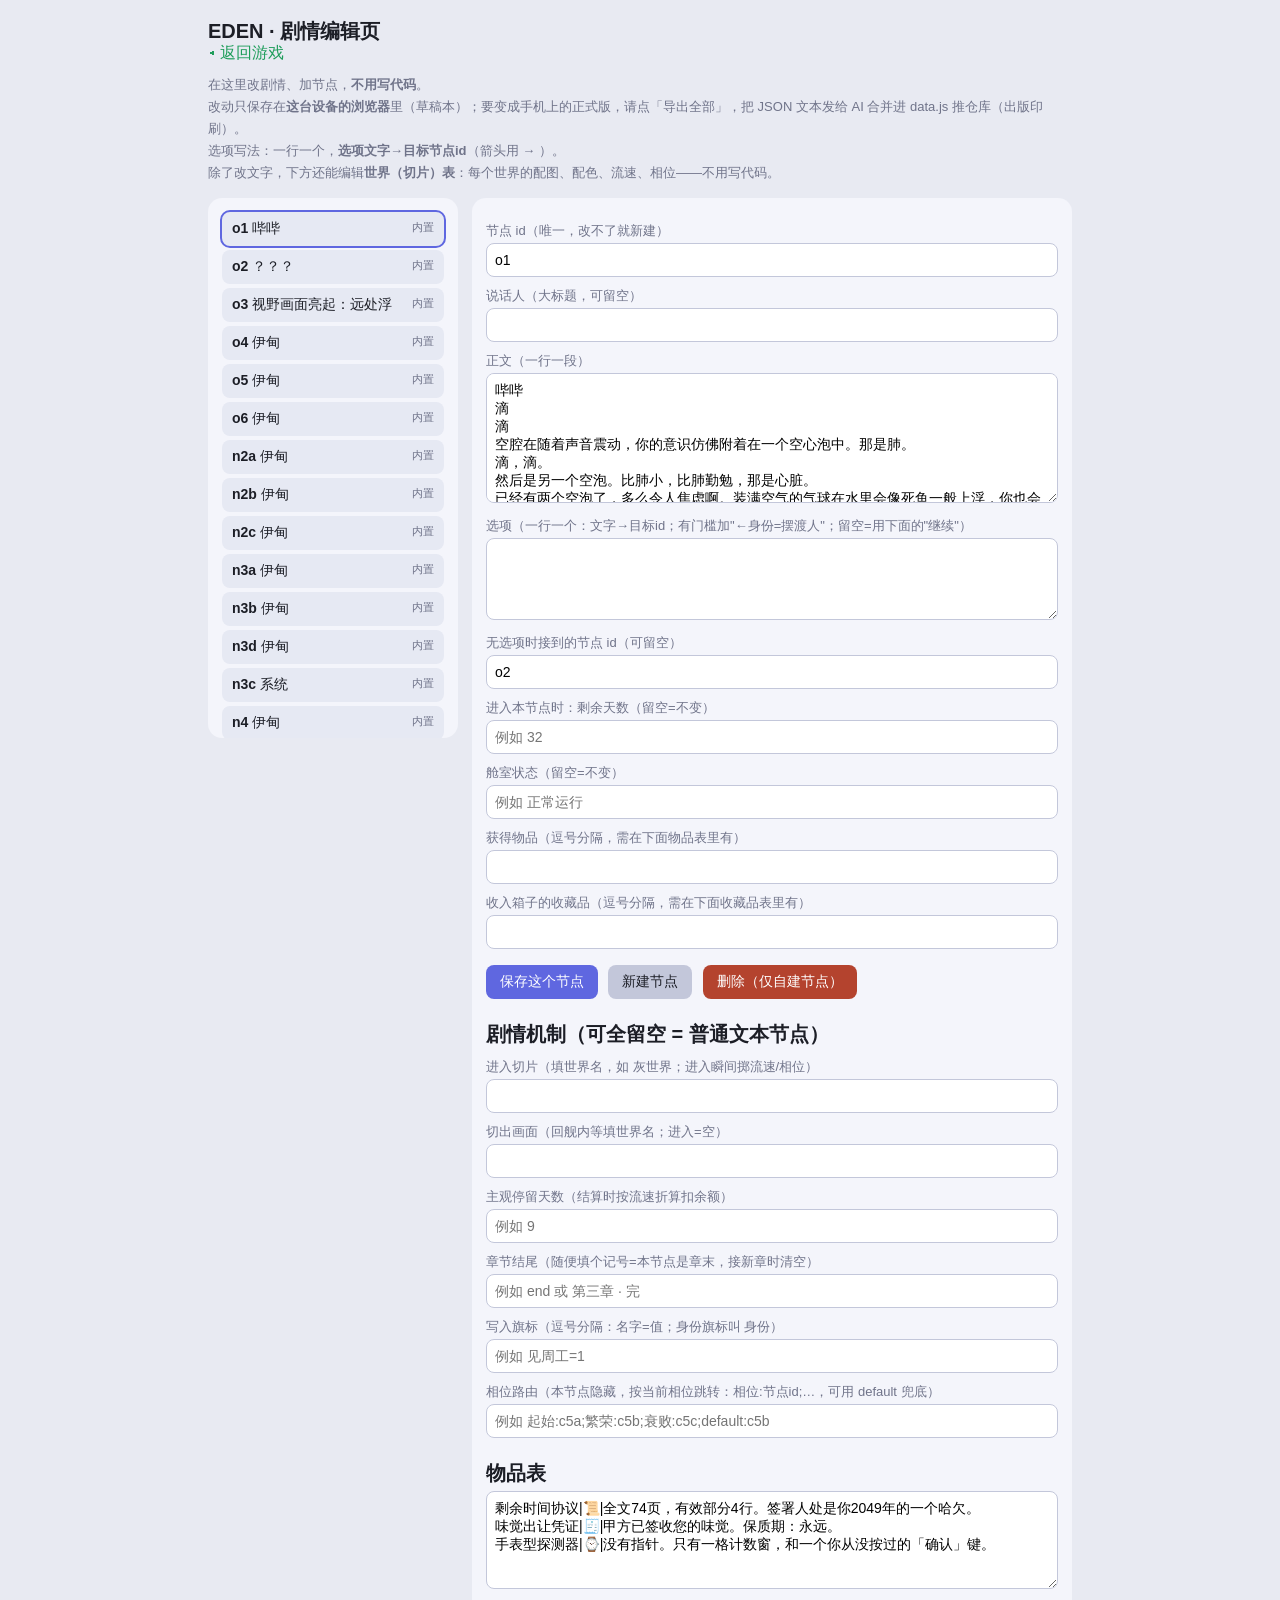
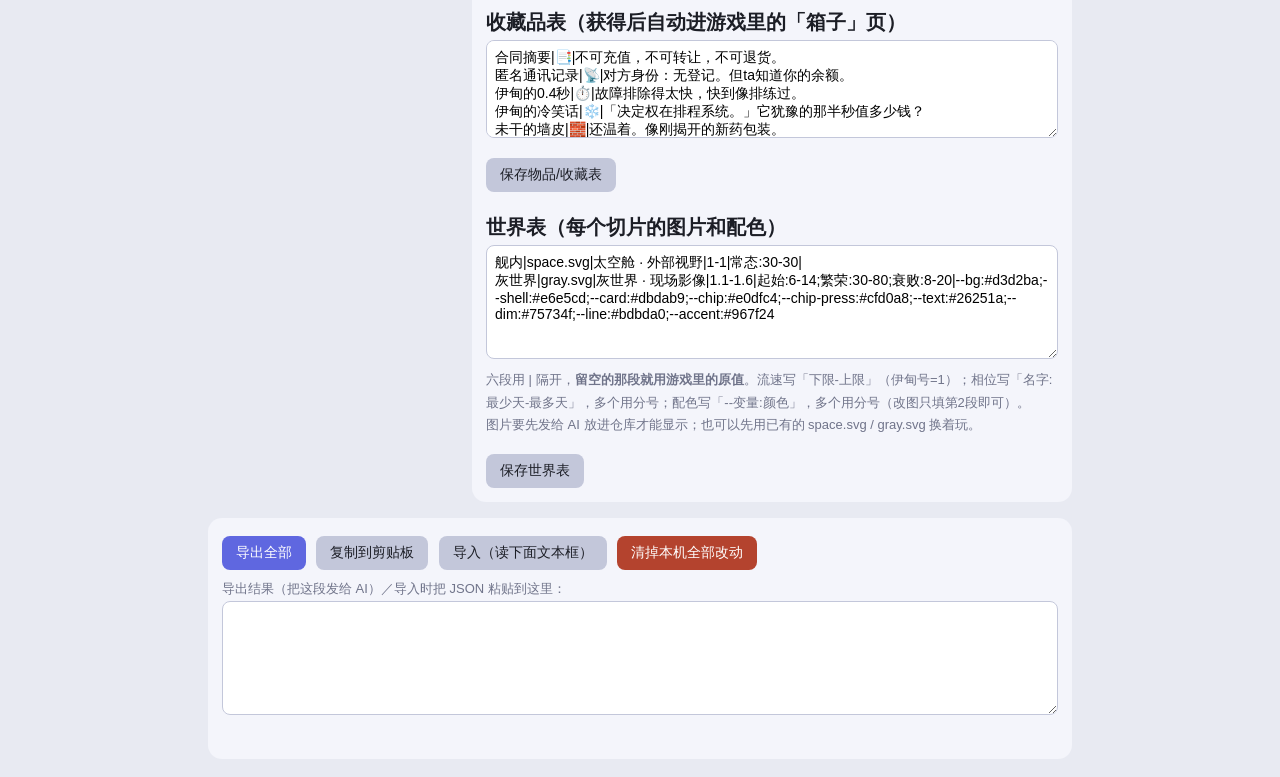
<file: dev.html>
<!doctype html>
<html lang="zh-CN">
<head>
<meta charset="utf-8">
<meta name="viewport" content="width=device-width, initial-scale=1">
<title>EDEN · 剧情编辑页</title>
<style>
  * { margin: 0; padding: 0; box-sizing: border-box; }
  body { background: #e8eaf2; color: #1c1e26; font-family: "PingFang SC", "Microsoft YaHei", sans-serif; padding: 18px; max-width: 900px; margin: 0 auto; }
  h1 { font-size: 20px; margin-bottom: 4px; }
  .hint { font-size: 13px; color: #70748a; margin-bottom: 14px; line-height: 1.7; }
  .cols { display: flex; gap: 14px; align-items: flex-start; flex-wrap: wrap; }
  .col { background: #f4f5fb; border-radius: 14px; padding: 14px; }
  #nodelist { width: 250px; max-height: 60vh; overflow-y: auto; }
  #editor { flex: 1; min-width: 300px; }
  .nrow { padding: 8px 10px; border-radius: 8px; cursor: pointer; font-size: 14px; margin-bottom: 4px; background: #e6e9f3; }
  .nrow.sel { outline: 2px solid #5f67e0; }
  .nrow .tag { float: right; font-size: 11px; color: #70748a; }
  label { display: block; font-size: 13px; color: #70748a; margin: 10px 0 3px; }
  input, textarea, select { width: 100%; font: inherit; font-size: 14px; padding: 8px; border: 1px solid #c3c7da; border-radius: 8px; background: #fff; }
  textarea { min-height: 70px; }
  button { font: inherit; font-size: 14px; border: none; border-radius: 8px; padding: 8px 14px; background: #5f67e0; color: #fff; cursor: pointer; margin: 4px 6px 0 0; }
  button.gray { background: #c3c7da; color: #1c1e26; }
  button.red { background: #b4432e; }
  .btnrow { margin-top: 12px; }
  #exportbox { margin-top: 16px; }
  #status { font-size: 13px; color: #1f9d5b; min-height: 18px; margin-top: 8px; }
</style>
</head>
<body>
<h1>EDEN · 剧情编辑页</h1>
<p style="margin:-6px 0 10px"><a href="index.html" style="color:#1f9d5b;text-decoration:none">◂ 返回游戏</a></p>
<div class="hint">
  在这里改剧情、加节点，<b>不用写代码</b>。<br>
  改动只保存在<b>这台设备的浏览器</b>里（草稿本）；要变成手机上的正式版，请点「导出全部」，把 JSON 文本发给 AI 合并进 data.js 推仓库（出版印刷）。<br>
  选项写法：一行一个，<b>选项文字→目标节点id</b>（箭头用 → ）。<br>
  除了改文字，下方还能编辑<b>世界（切片）表</b>：每个世界的配图、配色、流速、相位——不用写代码。
</div>

<div class="cols">
  <div id="nodelist" class="col"></div>
  <div id="editor" class="col">
    <label>节点 id（唯一，改不了就新建）</label>
    <input id="f_id" readonly>
    <label>说话人（大标题，可留空）</label>
    <input id="f_speaker">
    <label>正文（一行一段）</label>
    <textarea id="f_text" rows="7"></textarea>
    <label>选项（一行一个：文字→目标id；有门槛加"←身份=摆渡人"；留空=用下面的"继续"）</label>
    <textarea id="f_choices" rows="4"></textarea>
    <label>无选项时接到的节点 id（可留空）</label>
    <input id="f_next">
    <label>进入本节点时：剩余天数（留空=不变）</label>
    <input id="f_days" placeholder="例如 32">
    <label>舱室状态（留空=不变）</label>
    <input id="f_status" placeholder="例如 正常运行">
    <label>获得物品（逗号分隔，需在下面物品表里有）</label>
    <input id="f_gain">
    <label>收入箱子的收藏品（逗号分隔，需在下面收藏品表里有）</label>
    <input id="f_unlock">
    <div class="btnrow">
      <button id="btn_save">保存这个节点</button>
      <button id="btn_new" class="gray">新建节点</button>
      <button id="btn_del" class="red">删除（仅自建节点）</button>
    </div>

    <h1 style="margin-top:22px">剧情机制（可全留空 = 普通文本节点）</h1>
    <label>进入切片（填世界名，如 灰世界；进入瞬间掷流速/相位）</label>
    <input id="f_enter">
    <label>切出画面（回舰内等填世界名；进入=空）</label>
    <input id="f_world">
    <label>主观停留天数（结算时按流速折算扣余额）</label>
    <input id="f_stay" placeholder="例如 9">
    <label>章节结尾（随便填个记号=本节点是章末，接新章时清空）</label>
    <input id="f_end" placeholder="例如 end 或 第三章 · 完">
    <label>写入旗标（逗号分隔：名字=值；身份旗标叫 身份）</label>
    <input id="f_flags" placeholder="例如 见周工=1">
    <label>相位路由（本节点隐藏，按当前相位跳转：相位:节点id;…，可用 default 兜底）</label>
    <input id="f_dispatch" placeholder="例如 起始:c5a;繁荣:c5b;衰败:c5c;default:c5b">

    <h1 style="margin-top:22px">物品表</h1>
    <textarea id="f_items" rows="5" placeholder="一行一个：名字|图标|描述&#10;剩余时间协议|📜|全文74页，有效部分4行。"></textarea>
    <h1 style="margin-top:16px">收藏品表（获得后自动进游戏里的「箱子」页）</h1>
    <textarea id="f_collect" rows="5" placeholder="一行一个：名字|图标|描述"></textarea>
    <div class="btnrow"><button id="btn_save_tables" class="gray">保存物品/收藏表</button></div>

    <h1 style="margin-top:22px">世界表（每个切片的图片和配色）</h1>
    <textarea id="f_worlds" rows="6" placeholder="一行一个世界：名字|图片文件|图标题|流速区间|相位天数|配色&#10;灰世界|gray.svg|灰世界 · 现场影像|1.1-1.6|起始:6-14;繁荣:30-80|--bg:#d3d2ba;--text:#26251a"></textarea>
    <div class="hint" style="margin-top:6px">
      六段用 | 隔开，<b>留空的那段就用游戏里的原值</b>。流速写「下限-上限」（伊甸号=1）；相位写「名字:最少天-最多天」，多个用分号；配色写「--变量:颜色」，多个用分号（改图只填第2段即可）。<br>
      图片要先发给 AI 放进仓库才能显示；也可以先用已有的 space.svg / gray.svg 换着玩。
    </div>
    <div class="btnrow"><button id="btn_save_worlds" class="gray">保存世界表</button></div>
  </div>
</div>

<div id="exportbox" class="col" style="margin-top:16px">
  <button id="btn_export">导出全部</button>
  <button id="btn_copy" class="gray">复制到剪贴板</button>
  <button id="btn_import" class="gray">导入（读下面文本框）</button>
  <button id="btn_clear" class="red">清掉本机全部改动</button>
  <label>导出结果（把这段发给 AI）／导入时把 JSON 粘贴到这里：</label>
  <textarea id="f_export" rows="6"></textarea>
  <div id="status"></div>
</div>

<script src="data.js"></script>
<script src="dev.js"></script>
</body>
</html>
</file>
<file: style.css>
/* ===== EDEN · 太空舱文字剧情 · 浅色卡片美学 ===== */
:root {
  --bg: #dfe2ec;
  --shell: #f4f5fb;
  --card: #dfe2ee;
  --chip: #e6e9f3;
  --chip-press: #d7dbea;
  --text: #1c1e26;
  --dim: #70748a;
  --line: #c3c7da;
  --accent: #5f67e0;
  --pinh: 0px; /* 收起横幅的高度，滚动时由 JS 设置 */
}

* { margin: 0; padding: 0; box-sizing: border-box; }
html, body { height: 100%; }

/* 修 bug：v6 及以前旧苏醒弹窗用 display:flex 盖掉了 hidden 属性，
   脚本一挂弹窗就变死弹窗。此后一律 hidden 属性控制显隐。 */
[hidden] { display: none !important; }

body {
  background: var(--bg);
  color: var(--text);
  font-family: "PingFang SC", "Microsoft YaHei", "Noto Sans SC", sans-serif;
  -webkit-tap-highlight-color: transparent;
  transition: background-color .5s ease;
}

#app {
  max-width: 560px;
  margin: 0 auto;
  min-height: 100dvh;
  background: var(--shell);
  display: flex;
  flex-direction: column;
  box-shadow: 0 0 40px rgba(40, 44, 80, .14);
  transition: background-color .5s ease;
}
@media (min-width: 600px) {
  #app { border-radius: 26px; margin: 14px auto; min-height: calc(100dvh - 28px); }
}

/* 状态大卡：只剩视野图片+标题，两行状态字已删 */
.status-card {
  background: var(--card);
  border-radius: 18px;
  padding: 16px 20px 14px;
  margin: calc(10px + env(safe-area-inset-top)) 14px 10px;
  transition: background-color .5s ease;
}
/* 外部视野 = 图片区域（space.svg / gray.svg 是占位图，以后直接换文件） */
.viewport { padding: 0; }
.viewport img { width: 100%; height: 132px; object-fit: cover; border-radius: 12px; display: block; }
.status-title { text-align: center; color: #4a4e63; font-size: 19px; font-weight: 600; margin: 12px 0 6px; }

/* 页签行：吸顶，横幅出现时贴在横幅下沿；右端常驻编辑页与重开入口 */
.tabbar {
  position: sticky; top: var(--pinh); z-index: 5;
  display: flex; justify-content: space-between; align-items: center;
  padding: 6px 14px 2px;
  background: var(--shell);
  border-bottom: 1px solid #e2e5f0;
  transition: background-color .5s ease;
}
.tab {
  background: none; border: none; cursor: pointer;
  font-family: inherit; font-size: 15px; color: var(--dim);
  padding: 8px 10px; border-radius: 8px;
}
.tab.active { color: var(--text); font-weight: 700; }
.tabtools { display: flex; align-items: center; gap: 2px; margin-left: auto; }
.tbtn {
  background: none; border: none; cursor: pointer; text-decoration: none;
  font-family: inherit; font-size: 14px; color: var(--dim);
  padding: 8px 8px; border-radius: 8px;
}
.tbtn:active { background: var(--chip-press); }

/* 输出方式设置：导航栏最右侧按钮下面的下拉小面板 */
#fxpanel {
  position: absolute; top: calc(100% + 6px); right: 12px; z-index: 20;
  width: min(320px, calc(100% - 24px));
  background: var(--shell); border: 1px solid var(--line); border-radius: 14px;
  box-shadow: 0 10px 30px rgba(40, 44, 80, .18);
  padding: 12px 14px; display: flex; flex-direction: column; gap: 10px;
}
.fx-row {
  display: flex; align-items: center; justify-content: space-between; gap: 10px;
  font-size: 13.5px; color: var(--dim);
}
.seg { display: flex; background: var(--chip); border-radius: 10px; padding: 3px; gap: 3px; }
.seg button {
  font-family: inherit; font-size: 14px; color: var(--dim);
  background: none; border: none; border-radius: 8px;
  padding: 7px 13px; cursor: pointer; touch-action: manipulation;
}
.seg button.active {
  background: var(--shell); color: var(--text); font-weight: 700;
  box-shadow: 0 1px 4px rgba(40, 44, 80, .12);
}
.fx-tip { font-size: 12px; color: var(--dim); line-height: 1.6; }

/* 逐字打字：隐藏的后半段照常占位，页面高度不跳 */
.th { visibility: hidden; }

/* 收起后的顶部条幅：占位图 + EDEN/编号 + 舱室状态 + ∞ */
#pinbanner {
  position: fixed; top: 0; left: 0; right: 0; z-index: 10;
  display: flex; justify-content: center; pointer-events: none;
}
.pb {
  pointer-events: auto;
  width: 100%; max-width: 560px;
  background: rgba(244, 245, 251, .93);
  backdrop-filter: blur(8px);
  padding-top: env(safe-area-inset-top);
  border-bottom: 1px solid #e2e5f0;
  transform: translateY(-130%);
  transition: transform .28s ease;
}
#pinbanner.show .pb { transform: translateY(0); }
.pb img { display: block; width: 100%; height: 56px; object-fit: cover; }
.pb-bar {
  display: flex; align-items: center; justify-content: space-between; gap: 10px;
  padding: 7px 18px 8px;
}
.pb-brand { font-weight: 800; font-size: 16px; letter-spacing: .5px; }
.pb-status { color: var(--dim); font-size: 13px; margin-left: auto; }
#pinreset {
  background: none; border: none; cursor: pointer;
  color: var(--dim); font-size: 15px; padding: 2px 6px;
}
@media (min-width: 600px) {
  .pb { border-radius: 0 0 18px 18px; }
}

/* 正文（整页滚动，空间尽量留给剧情） */
#view { flex: 1; padding: 12px 18px calc(36px + env(safe-area-inset-bottom)); }

/* 复诵档案弹窗：姓名/性别/年龄（只有年龄必须数字） */
body.locked { overflow: hidden; }
#ask {
  position: fixed; inset: 0; z-index: 30;
  background: rgba(223, 226, 238, .92);
  backdrop-filter: blur(10px);
  display: flex; align-items: center; justify-content: center;
  padding: 20px;
}
.cu {
  width: 100%; max-width: 420px;
  background: var(--shell); border-radius: 20px;
  padding: 26px 24px 24px;
  box-shadow: 0 12px 40px rgba(40, 44, 80, .18);
  display: flex; flex-direction: column; gap: 12px;
}
.cu-k { color: var(--dim); font-size: 12.5px; letter-spacing: 2px; }
.cu h2 { font-size: 20px; font-weight: 800; line-height: 1.4; }
.cu-note { color: var(--dim); font-size: 13px; }
#ask input {
  font-family: inherit; font-size: 17px; color: var(--text);
  background: var(--chip); border: 1px solid var(--line); border-radius: 12px;
  padding: 13px 16px; outline: none;
}
#ask input:focus { border-color: var(--accent); }
#aerr { color: #b0484d; font-size: 13.5px; min-height: 18px; }
#ask .btn { text-align: center; margin-top: 4px; }

/* 黑场大字卡（开场「伊甸」/ 进入切片世界）：
   字直接蹦出来（无淡入、无缩放），停留约两秒后慢慢渐隐；点屏幕跳过 */
#intro {
  position: fixed; inset: 0; z-index: 50;
  background: #05060c;
  display: flex; align-items: center; justify-content: center;
  opacity: 1; transition: opacity .7s ease;
}
#intro.out { opacity: 0; }
#intro.out .ititle { opacity: 0; transition: opacity .5s ease; }
.ititle {
  font-family: "KaiTi", "STKaiti", "楷体", serif;
  font-size: min(30vw, 150px);
  color: #e8eaf2; letter-spacing: .18em;
  opacity: 0;
  transition: opacity 1s ease; /* 只负责淡出（v9：淡1秒） */
}
.ititle.on { opacity: 1; transition: none; } /* 加上即出现，不淡入不缩放 */

/* 对焦小游戏：热气球照片视力表替换外部视野图，按住变清晰（v9 起用 th.jpg） */
.focuspad { width: min(62vw, 240px); margin: 0 auto; text-align: center; touch-action: none; user-select: none; -webkit-user-select: none; -webkit-touch-callout: none; cursor: pointer; }
.focuspad .fg { position: relative; }
.fballoon { display: block; width: 100%; border-radius: 10px; pointer-events: none; }
.fnum { position: absolute; left: 0; right: 0; top: 33%; text-align: center; font-size: clamp(20px, 9vw, 34px); font-weight: 800; color: #fff; text-shadow: 0 1px 3px rgba(60, 20, 0, .85), 0 0 3px rgba(0, 0, 0, .55); }
.fhint { font-size: 13px; color: var(--dim); margin-top: 6px; }
.focuspad.sharp .fhint { color: var(--accent); }

/* 剧情块：只有新追加的一段带淡入，重画历史段不闪 */
.block { margin-bottom: 18px; }
.block.enter { animation: fadein .35s ease; }
@keyframes fadein { from { opacity: 0; transform: translateY(6px); } to { opacity: 1; } }
.block h2 { font-size: 22px; font-weight: 800; margin-bottom: 8px; }
.block p { font-size: 16.5px; line-height: 1.75; margin-bottom: 6px; }
.block .sys { color: var(--dim); }
.gain { font-size: 15px; margin-top: 10px; }
.gain b { color: var(--accent); }

/* 选项按钮 = 手写体 */
.choice-list { display: flex; flex-direction: column; gap: 12px; margin-top: 18px; }
.btn {
  font-family: "KaiTi", "STKaiti", "楷体", "FZKai-Z03S", serif;
  background: var(--chip);
  color: var(--text);
  border: none; border-radius: 12px;
  padding: 14px 18px;
  font-size: 18px;
  cursor: pointer;
  text-align: left;
}
.btn:active { background: var(--chip-press); }
.btn.plain { font-family: inherit; font-size: 16px; text-align: center; color: var(--dim); }

/* 通用卡片行 */
.row {
  background: var(--chip); border-radius: 14px;
  padding: 14px 16px; margin-bottom: 12px;
  display: flex; flex-direction: column; gap: 5px;
}
.row b { font-size: 15.5px; }
.row .desc { font-size: 14px; color: var(--dim); line-height: 1.6; }
.row.locked { opacity: .45; }
.row.here { outline: 2px solid var(--accent); }
.movebtn {
  align-self: flex-start; cursor: pointer; font-family: inherit;
  background: none; border: 1px solid var(--line); border-radius: 8px;
  color: var(--dim); font-size: 13px; padding: 5px 12px; margin-top: 3px;
}
.movebtn:active { background: var(--chip-press); }

.countdown {
  font-size: 40px; text-align: center; font-weight: 700;
  letter-spacing: 2px; margin: 22px 0 6px; color: var(--accent);
}
.countdown-label { text-align: center; color: var(--dim); font-size: 14px; margin-bottom: 22px; }
.quote {
  margin: 12px 0; padding: 14px 16px;
  background: var(--chip); border-radius: 12px;
  font-size: 14.5px; line-height: 1.8; color: #3a3e50;
}
.note { font-size: 13px; color: var(--dim); margin-top: 14px; line-height: 1.7; }
.empty { color: var(--dim); font-size: 15px; text-align: center; margin-top: 40px; }
.endcard { text-align: center; margin-top: 26px; color: var(--dim); font-size: 15px; line-height: 2; }
.endcard b { color: var(--text); font-size: 17px; }
</file>
